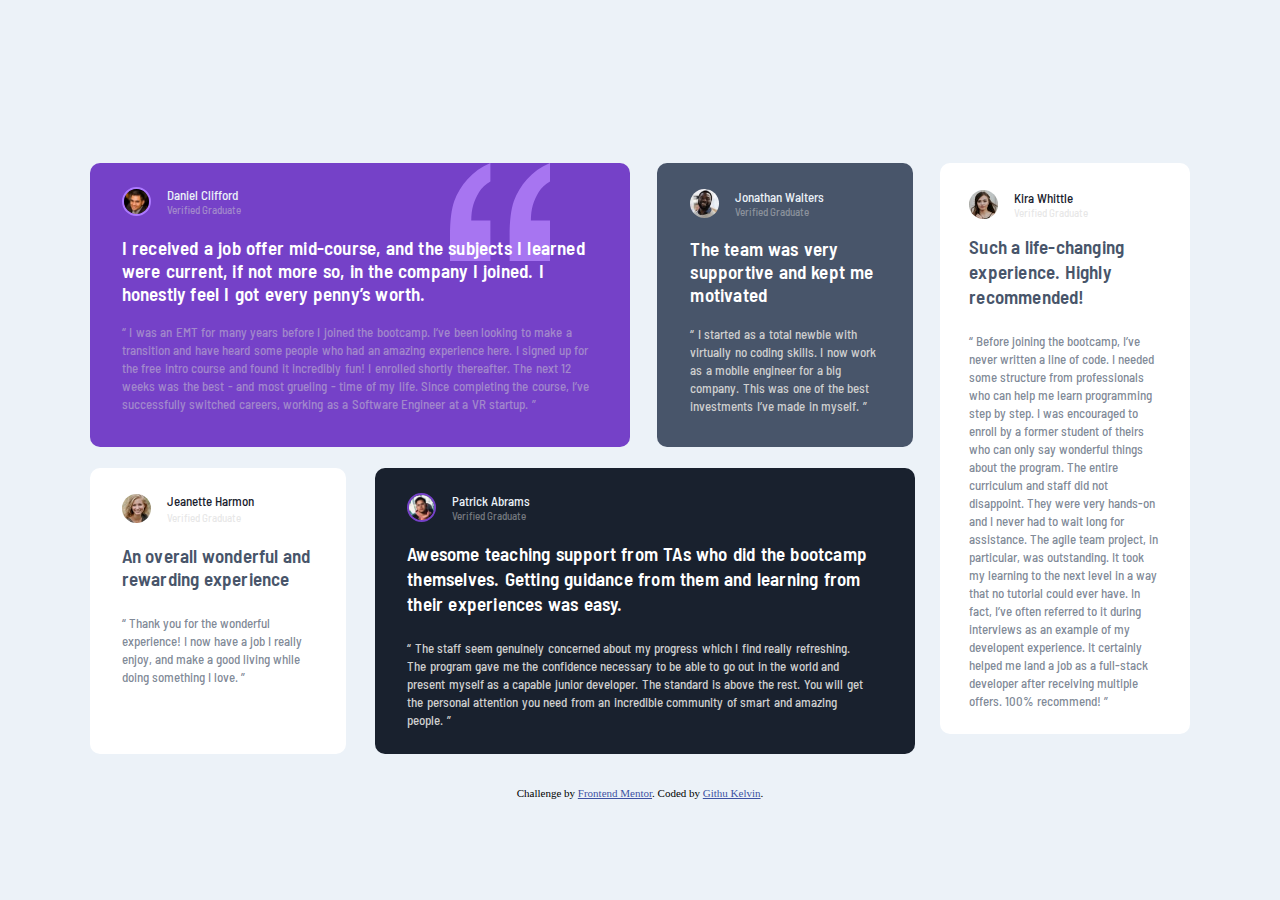
<file: index.html>
<!DOCTYPE html>
<html lang="en">
<head>
  <meta charset="UTF-8">
  <meta name="viewport" content="width=device-width, initial-scale=1.0"> <!-- displays site properly based on user's device -->

  <link rel="icon" type="image/png" sizes="32x32" href="./images/favicon-32x32.png">
  
  <title>Frontend Mentor | [Challenge Name Here]</title>


  <!-- LINK FOR CUSTOM FONTS -->
  <link rel="preload" href="./Barlow_Semi_Condensed/BarlowSemiCondensed-SemiBold.woff2" as="font" type="font/woff2" crossorigin>
  <link rel="preload" href="./Barlow_Semi_Condensed/BarlowSemiCondensed-Medium.woff2" as="font" type="font/woff2" crossorigin>
  <!-- Feel free to remove these styles or customise in your own stylesheet 👍 -->
  <!-- link to custom css -->
  <link rel="stylesheet" href="./css/main.css">
  <style>
    .attribution { font-size: 11px; text-align: center; }
    .attribution a { color: hsl(228, 45%, 44%); }
  </style>
</head> 
<body>
  <main>
    <!-- First lets start with a home container -->
    <!-- lets do some more tweaks  -->
    <div class="container">
      <!-- We add a div with name card to carry all information in the card -->
      <!-- lets do some tweaks on our  card division for the coloring lets just add the name of the graduate at every top of the card -->
        <!-- My way to approach the design i will do some tweaks the container will have two divs one with 4 cards and other with just one -->
        <!-- .cards div -->
        <div class="cards">
          <div class="left">
            <!-- Our first four divs we bring them here -->
            <!-- No the layout is now okay  -->
            <div class="top">
              <div class="card daniel">
                <img class="imaged" src="./images/bg-pattern-quotation.svg" alt="">
                <!-- We have 3 contents let see profile tittle and text -->
                <div class="profile">
                  <!-- We mave the image and profile names  and profile validate -->
                  <div class="img">
                    <!-- We add the image -->
                    <img src="./images/image-daniel.jpg" alt="image daniel">
                  </div>
                  <div class="profile__info">
                    <!-- for the profile details lets use p tags -->
                    <p  class="name">Daniel Clifford</p>
                    <p class="fade">Verified Graduate</p>
                  </div>
                </div>
                <!-- Thats the layouting of the profile dive lets see how it looks with out css .Lets do the other div-->
          
                <div class="text">
                  <!-- we have a heading and a paragraph -->
                  <h1>I received a job offer mid-course, and the subjects I learned  were current, if not more so,
                    in the company I joined. I honestly feel I got every penny’s worth.
                  </h1>
                  <p>“ I was an EMT for many years before I joined the bootcamp. I’ve been looking to make a
                    transition and have heard some people who had an amazing experience here. I signed up
                    for the free intro course and found it incredibly fun! I enrolled shortly thereafter.
                    The next 12 weeks was the best - and most grueling - time of my life. Since completing
                    the course, I’ve successfully switched careers, working as a Software Engineer at a VR startup. ”</p>
                </div>
                <!-- Using emmet shortcuts -->
          
              </div>
          
              <!-- Lets do the other card  We will just  copy the other card and paste and re edit-->
              <div class="card jonathan">
                <!-- We have 3 contents let see profile tittle and text -->
                <div class="profile">
                  <!-- We mave the image and profile names  and profile validate -->
                  <div class="img">
                    <!-- We add the image -->
                    <img src="./images/image-jonathan.jpg" alt="image jonathan">
                  </div>
                  <div class="profile__info">
                    <!-- for the profile details lets use p tags -->
                    <!-- we are editting th profile name heading and the paragraphs for all card and also the image -->
                    <p  class="name">Jonathan Walters</p>
                    <p class="fade">Verified Graduate</p>
                  </div>
                </div>
                <!-- Thats the layouting of the profile dive lets see how it looks with out css .Lets do the other div-->
          
                <div class="text">
                  <!-- we have a heading and a paragraph -->
                  <h1>The team was very supportive and kept me motivated
                  </h1>
                  <p>“ I started as a total newbie with virtually no coding skills. I now work as a mobile engineer
                    for a big company. This was one of the best investments I’ve made in myself. ”</p>
                </div>
              </div>
            </div>
            <div class="bottom">
              <div class="card jeanette">
                <!-- We have 3 contents let see profile tittle and text -->
                <div class="profile">
                  <!-- We mave the image and profile names  and profile validate -->
                  <div class="img">
                    <!-- We add the image -->
                    <img src="./images/image-jeanette.jpg" alt="image jeanette">
                  </div>
                  <div class="profile__info">
                    <!-- for the profile details lets use p tags -->
                    <!-- we are editting th profile name heading and the paragraphs for all card and also the image -->
                    <p  class="name">Jeanette Harmon</p>
                    <p class="fade">Verified Graduate</p>
                  </div>
                </div>
                <!-- Thats the layouting of the profile dive lets see how it looks with out css .Lets do the other div-->
          
                <div class="text">
                  <!-- lets ad br tags -->
                  <!-- we have a heading and a paragraph -->
                  <h1>An overall wonderful and rewarding experience
                  </h1>
                  <p>“ Thank you for the wonderful experience! I now have a job I really enjoy, and make a good living
                    while doing something I love. ”</p>
                </div>
              </div>
              <!-- Card patrick -->
              <div class="card patrick">
                <!-- We have 3 contents let see profile tittle and text -->
                <div class="profile">
                  <!-- We mave the image and profile names  and profile validate -->
                  <div class="img">
                    <!-- We add the image -->
                    <img src="./images/image-patrick.jpg" alt="image patrick">
                  </div>
                  <div class="profile__info">
                    <!-- for the profile details lets use p tags -->
                    <!-- we are editting th profile name heading and the paragraphs for all card and also the image -->
                    <p  class="name">Patrick Abrams</p>
                    <p class="fade">Verified Graduate</p>
                  </div>
                </div>
                <!-- Thats the layouting of the profile dive lets see how it looks with out css .Lets do the other div-->
          
                <div class="text">
                  <!-- we have a heading and a paragraph -->
                  <h1>Awesome teaching support from TAs who did the bootcamp themselves. Getting guidance from them and
                    learning from their experiences was easy.
                  </h1>
                  <p>“ The staff seem genuinely concerned about my progress which I find really refreshing. The program
                    gave me the confidence necessary to be able to go out in the world and present myself as a capable
                    junior developer. The standard is above the rest. You will get the personal attention you need from
                    an incredible community of smart and amazing people. ”</p>
                </div>
              </div>
          
            </div>
          
            <!-- Using emmet shortcuts -->
            <!-- We redo the same until we finish up -->
          
          </div>
          <div class="right">
            <!-- card kira -->
            <div class="card kira">
              <!-- We have 3 contents let see profile tittle and text -->
              <div class="profile">
                <!-- We mave the image and profile names  and profile validate -->
                <div class="img">
                  <!-- We add the image -->
                  <img src="./images/image-kira.jpg" alt="image kira">
                </div>
                <div class="profile__info">
                  <!-- for the profile details lets use p tags -->
                  <!-- we are editting th profile name heading and the paragraphs for all card and also the image -->
                  <p class="name">Kira Whittle</p>
                  <p class="fade">Verified Graduate</p>
                </div>
              </div>
              <!-- Thats the layouting of the profile dive lets see how it looks with out css .Lets do the other div-->
          
              <div class="text">
                <!-- we have a heading and a paragraph -->
                <h1>Such a life-changing experience. Highly recommended!
                </h1>
                <p>“ Before joining the bootcamp, I’ve never written a line of code. I needed some structure from
                  professionals who can help me learn programming step by step. I was encouraged to enroll by a former
                  student of theirs who can only say wonderful things about the program. The entire curriculum and staff
                  did not disappoint. They were very hands-on and I never had to wait long for assistance. The agile team
                  project, in particular, was outstanding. It took my learning to the next level in a way that no tutorial
                  could ever have. In fact, I’ve often referred to it during interviews as an example of my developent
                  experience. It certainly helped me land a job as a full-stack developer after receiving multiple offers.
                  100% recommend! ”</p>
              </div>
            </div>
          </div>
        </div>
      


     
    </div>

    <!-- I did a fast forward on copy and pasting the division layouting and editing some tof the details. -->
    <!-- We have finished the layouting lets see it without the css -->
    <!-- for visibility lets assign colors  to  the cards according to their names -->
  </main>
  
  




  
  

  



 

  

  

  



  


  

  
  
<footer>
    <div class="attribution">
      Challenge by <a href="https://www.frontendmentor.io?ref=challenge" target="_blank">Frontend Mentor</a>.
      Coded by <a href="#">Githu Kelvin</a>.
    </div>
</footer>
</body>
</html>
</file>
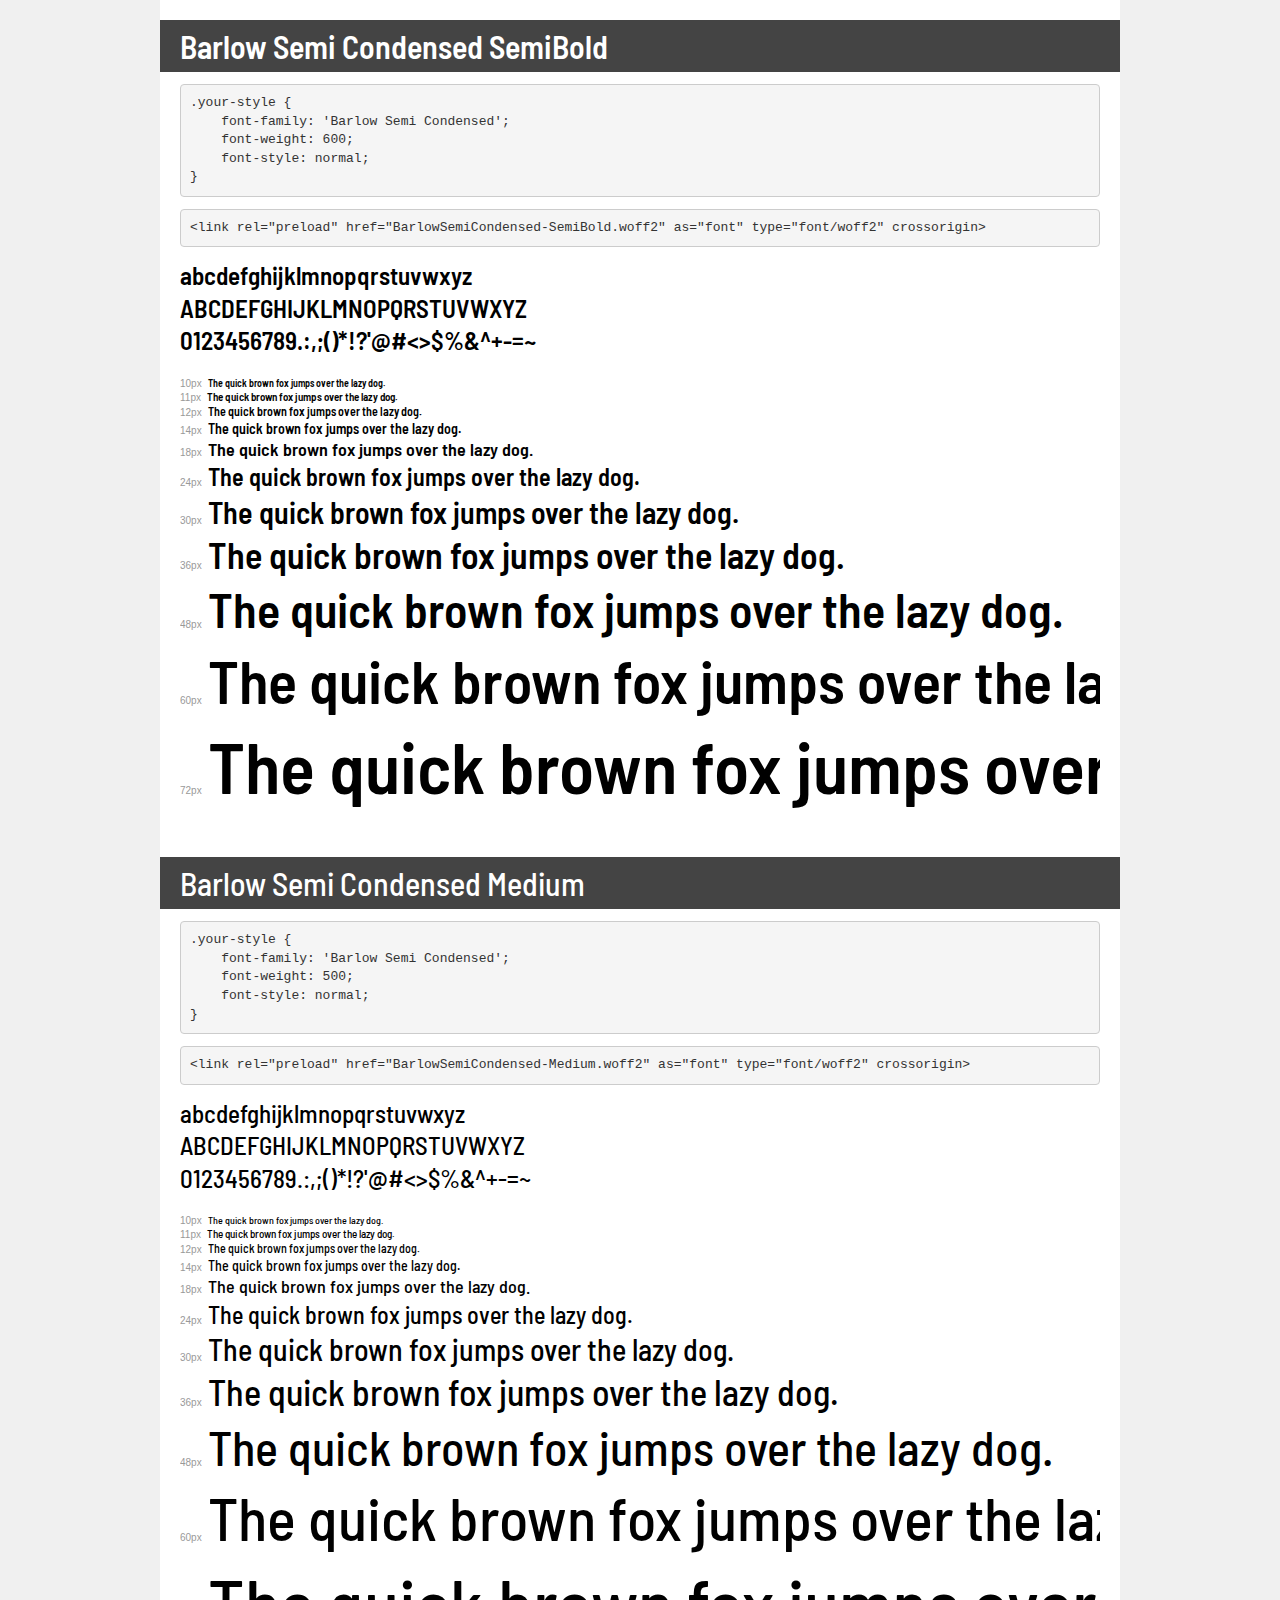
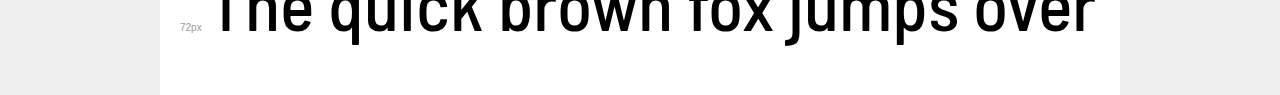
<file: Barlow_Semi_Condensed/demo.html>
<!DOCTYPE html>
<html lang="en">
<head>
    <meta charset="utf-8">
    <meta http-equiv="X-UA-Compatible" content="IE=edge">
    <meta name="viewport" content="width=device-width, initial-scale=1">
    <meta name="robots" content="noindex, noarchive">
    <meta name="format-detection" content="telephone=no">
    <title>Transfonter demo</title>
    <link href="stylesheet.css" rel="stylesheet">
    <style>
        /*
        http://meyerweb.com/eric/tools/css/reset/
        v2.0 | 20110126
        License: none (public domain)
        */
        html, body, div, span, applet, object, iframe,
        h1, h2, h3, h4, h5, h6, p, blockquote, pre,
        a, abbr, acronym, address, big, cite, code,
        del, dfn, em, img, ins, kbd, q, s, samp,
        small, strike, strong, sub, sup, tt, var,
        b, u, i, center,
        dl, dt, dd, ol, ul, li,
        fieldset, form, label, legend,
        table, caption, tbody, tfoot, thead, tr, th, td,
        article, aside, canvas, details, embed,
        figure, figcaption, footer, header, hgroup,
        menu, nav, output, ruby, section, summary,
        time, mark, audio, video {
            margin: 0;
            padding: 0;
            border: 0;
            font-size: 100%;
            font: inherit;
            vertical-align: baseline;
        }
        /* HTML5 display-role reset for older browsers */
        article, aside, details, figcaption, figure,
        footer, header, hgroup, menu, nav, section {
            display: block;
        }
        body {
            line-height: 1;
        }
        ol, ul {
            list-style: none;
        }
        blockquote, q {
            quotes: none;
        }
        blockquote:before, blockquote:after,
        q:before, q:after {
            content: '';
            content: none;
        }
        table {
            border-collapse: collapse;
            border-spacing: 0;
        }
        /* demo styles */
        body {
            background: #f0f0f0;
            color: #000;
        }
        .page {
            background: #fff;
            width: 920px;
            margin: 0 auto;
            padding: 20px 20px 0 20px;
            overflow: hidden;
        }
        .font-container {
            overflow-x: auto;
            overflow-y: hidden;
            margin-bottom: 40px;
            line-height: 1.3;
            white-space: nowrap;
            padding-bottom: 5px;
        }
        h1 {
            position: relative;
            background: #444;
            font-size: 32px;
            color: #fff;
            padding: 10px 20px;
            margin: 0 -20px 12px -20px;
        }
        .letters {
            font-size: 25px;
            margin-bottom: 20px;
        }
        .s10:before {
            content: '10px';
        }
        .s11:before {
            content: '11px';
        }
        .s12:before {
            content: '12px';
        }
        .s14:before {
            content: '14px';
        }
        .s18:before {
            content: '18px';
        }
        .s24:before {
            content: '24px';
        }
        .s30:before {
            content: '30px';
        }
        .s36:before {
            content: '36px';
        }
        .s48:before {
            content: '48px';
        }
        .s60:before {
            content: '60px';
        }
        .s72:before {
            content: '72px';
        }
        .s10:before, .s11:before, .s12:before, .s14:before,
        .s18:before, .s24:before, .s30:before, .s36:before,
        .s48:before, .s60:before, .s72:before {
            font-family: Arial, sans-serif;
            font-size: 10px;
            font-weight: normal;
            font-style: normal;
            color: #999;
            padding-right: 6px;
        }
        pre {
            display: block;
            padding: 9px;
            margin: 0 0 12px;
            font-family: Monaco, Menlo, Consolas, "Courier New", monospace;
            font-size: 13px;
            line-height: 1.428571429;
            color: #333;
            font-weight: normal;
            font-style: normal;
            background-color: #f5f5f5;
            border: 1px solid #ccc;
            overflow-x: auto;
            border-radius: 4px;
        }
        /* responsive */
        @media (max-width: 959px) {
            .page {
                width: auto;
                margin: 0;
            }
        }
    </style>
</head>
<body>
<div class="page">
    <div class="demo">
        <h1 style="font-family: 'Barlow Semi Condensed'; font-weight: 600; font-style: normal;">Barlow Semi Condensed SemiBold</h1>
        <pre title="Usage">.your-style {
    font-family: 'Barlow Semi Condensed';
    font-weight: 600;
    font-style: normal;
}</pre>
        <pre title="Preload (optional)">
&lt;link rel=&quot;preload&quot; href=&quot;BarlowSemiCondensed-SemiBold.woff2&quot; as=&quot;font&quot; type=&quot;font/woff2&quot; crossorigin&gt;</pre>
        <div class="font-container" style="font-family: 'Barlow Semi Condensed'; font-weight: 600; font-style: normal;">
            <p class="letters">
                abcdefghijklmnopqrstuvwxyz<br>
ABCDEFGHIJKLMNOPQRSTUVWXYZ<br>
                0123456789.:,;()*!?'@#&lt;&gt;$%&^+-=~
            </p>
            <p class="s10" style="font-size: 10px;">The quick brown fox jumps over the lazy dog.</p>
            <p class="s11" style="font-size: 11px;">The quick brown fox jumps over the lazy dog.</p>
            <p class="s12" style="font-size: 12px;">The quick brown fox jumps over the lazy dog.</p>
            <p class="s14" style="font-size: 14px;">The quick brown fox jumps over the lazy dog.</p>
            <p class="s18" style="font-size: 18px;">The quick brown fox jumps over the lazy dog.</p>
            <p class="s24" style="font-size: 24px;">The quick brown fox jumps over the lazy dog.</p>
            <p class="s30" style="font-size: 30px;">The quick brown fox jumps over the lazy dog.</p>
            <p class="s36" style="font-size: 36px;">The quick brown fox jumps over the lazy dog.</p>
            <p class="s48" style="font-size: 48px;">The quick brown fox jumps over the lazy dog.</p>
            <p class="s60" style="font-size: 60px;">The quick brown fox jumps over the lazy dog.</p>
            <p class="s72" style="font-size: 72px;">The quick brown fox jumps over the lazy dog.</p>
        </div>
    </div>

    <div class="demo">
        <h1 style="font-family: 'Barlow Semi Condensed'; font-weight: 500; font-style: normal;">Barlow Semi Condensed Medium</h1>
        <pre title="Usage">.your-style {
    font-family: 'Barlow Semi Condensed';
    font-weight: 500;
    font-style: normal;
}</pre>
        <pre title="Preload (optional)">
&lt;link rel=&quot;preload&quot; href=&quot;BarlowSemiCondensed-Medium.woff2&quot; as=&quot;font&quot; type=&quot;font/woff2&quot; crossorigin&gt;</pre>
        <div class="font-container" style="font-family: 'Barlow Semi Condensed'; font-weight: 500; font-style: normal;">
            <p class="letters">
                abcdefghijklmnopqrstuvwxyz<br>
ABCDEFGHIJKLMNOPQRSTUVWXYZ<br>
                0123456789.:,;()*!?'@#&lt;&gt;$%&^+-=~
            </p>
            <p class="s10" style="font-size: 10px;">The quick brown fox jumps over the lazy dog.</p>
            <p class="s11" style="font-size: 11px;">The quick brown fox jumps over the lazy dog.</p>
            <p class="s12" style="font-size: 12px;">The quick brown fox jumps over the lazy dog.</p>
            <p class="s14" style="font-size: 14px;">The quick brown fox jumps over the lazy dog.</p>
            <p class="s18" style="font-size: 18px;">The quick brown fox jumps over the lazy dog.</p>
            <p class="s24" style="font-size: 24px;">The quick brown fox jumps over the lazy dog.</p>
            <p class="s30" style="font-size: 30px;">The quick brown fox jumps over the lazy dog.</p>
            <p class="s36" style="font-size: 36px;">The quick brown fox jumps over the lazy dog.</p>
            <p class="s48" style="font-size: 48px;">The quick brown fox jumps over the lazy dog.</p>
            <p class="s60" style="font-size: 60px;">The quick brown fox jumps over the lazy dog.</p>
            <p class="s72" style="font-size: 72px;">The quick brown fox jumps over the lazy dog.</p>
        </div>
    </div>

</div>
</body>
</html>
</file>
<file: css/main.css>
* {
  margin: 0;
  padding: 0;
  box-sizing: border-box;
}

body {
  background: hsl(210, 46%, 95%);
}

main {
  width: 100%;
}
@media screen and (max-width: 500px) {
  main {
    height: 100%;
  }
}

.container {
  max-width: min(100%, 1400px);
  margin-inline: auto;
  width: 80%;
}
@media screen and (max-width: 1300px) {
  .container {
    width: 86%;
  }
}
@media screen and (max-width: 1200px) {
  .container {
    width: 92%;
  }
}
@media screen and (max-width: 1100px) {
  .container {
    width: 100%;
  }
}
@media screen and (max-width: 1000px) {
  .container {
    width: 100%;
  }
}
@media screen and (max-width: 500px) {
  .container {
    width: 95%;
  }
}

h1, h2, h3, h4, h5, h6, p {
  margin: 0;
  margin-block-end: 0;
  margin-block-start: 0;
  margin-inline-start: 0;
}

@font-face {
  font-family: "semibold";
  src: url("../Barlow_Semi_Condensed/BarlowSemiCondensed-SemiBold.woff2") format("woff2"), url("../Barlow_Semi_Condensed/BarlowSemiCondensed-SemiBold.woff") format("woff");
  font-weight: 600;
  font-style: normal;
  font-display: swap;
}
@font-face {
  font-family: "medium";
  src: url("../Barlow_Semi_Condensed/BarlowSemiCondensed-Medium.woff2") format("woff2"), url("../Barlow_Semi_Condensed/BarlowSemiCondensed-Medium.woff") format("woff");
  font-weight: 500;
  font-style: normal;
  font-display: swap;
}
.cards {
  display: grid;
  grid-template-columns: 1fr 250px;
  margin-top: 10.2em;
}
@media screen and (max-width: 500px) {
  .cards {
    grid-template-columns: 1fr;
    margin-top: 4.5em;
    gap: 1.5em;
    margin-inline: auto;
  }
}
.cards .left {
  display: grid;
  gap: 1.3em;
  width: 600px;
}
@media screen and (max-width: 500px) {
  .cards .left {
    width: 100%;
  }
}
.cards .left .top {
  display: grid;
  grid-template-columns: 1.1fr 0.5fr;
  gap: 2.5em;
  height: fit-content;
}
@media screen and (max-width: 500px) {
  .cards .left .top {
    grid-template-columns: 1fr;
    width: 100%;
    gap: 1.5em;
    margin-inline: auto;
  }
}
.cards .left .top .card .text p {
  margin-top: 0.2em;
}
.cards .left .bottom {
  display: grid;
  grid-template-columns: 0.5fr 1.1fr;
  gap: 3em;
  height: fit-content;
}
@media screen and (max-width: 500px) {
  .cards .left .bottom {
    grid-template-columns: 1fr;
    width: 100%;
    gap: 1.5em;
  }
}
.cards .left .bottom .card .text h1 {
  padding-top: 0.2em;
}
.cards .right {
  display: grid;
  grid-template-rows: 1fr;
}
.cards .card {
  display: flex;
  flex-direction: column;
  gap: 1em;
  border-radius: 10px;
  position: relative;
}
@media screen and (max-width: 500px) {
  .cards .card {
    width: 91%;
    margin-inline: auto;
    padding-bottom: 1.9em;
  }
}
.cards .card .imaged {
  position: absolute;
  top: 0;
  right: 80px;
  width: 100px;
  object-fit: contain;
}
@media screen and (max-width: 500px) {
  .cards .card .imaged {
    right: 20px;
    width: 105px;
  }
}
.cards .card .profile {
  display: flex;
  flex-direction: row;
  gap: 1em;
  align-items: center;
  margin-top: -13px;
}
.cards .card .profile .img {
  width: 29px;
  height: 29px;
}
.cards .card .profile .img img {
  width: 100%;
  object-fit: contain;
  border-radius: 50%;
}
.cards .card .profile .profile__info .name {
  color: hsl(210, 46%, 95%);
  font-family: "medium";
  font-size: 0.8em;
  font-weight: 500;
}
.cards .card .profile .profile__info .fade {
  font-family: "medium";
  color: rgba(207, 207, 207, 0.5);
  font-size: 0.7em;
  font-weight: 400;
}
.cards .card .text {
  display: flex;
  flex-direction: column;
  gap: 1em;
  width: 100%;
  position: relative;
  z-index: 2;
}
.cards .card .text h1 {
  font-family: "semibold";
  font-size: 1.2em;
  color: hsl(0, 0%, 100%);
  width: 100%;
  letter-spacing: 0.2px;
}
.cards .card .text p {
  font-family: "medium";
  font-size: 0.8em;
}

.daniel {
  background: hsl(263, 55%, 52%);
  padding: 2.3em 2em 0em;
  width: 540px;
}
@media screen and (max-width: 500px) {
  .daniel {
    width: 100%;
    padding: 2.3em 1em 0em 2em;
  }
}
.daniel .text h1 {
  padding-top: 0.2em;
  width: fit-content;
  word-spacing: 1px;
}
@media screen and (max-width: 500px) {
  .daniel .text h1 {
    padding-right: 0.7em;
    padding-top: 0.33em;
    word-spacing: 1px;
    text-align: left;
  }
}
.daniel .text p {
  margin-top: -0.1em;
  word-spacing: 0.5px;
  color: rgba(207, 207, 207, 0.5);
}
@media screen and (max-width: 500px) {
  .daniel .text p {
    padding: 0em 2em 0em 0em;
  }
}
.daniel .profile .img {
  border: 2px solid hsl(263, 100%, 73.65%);
  border-radius: 50%;
}

.jonathan {
  background: hsl(217, 19%, 35%);
  padding: 2.4em 2.1em 2em;
  width: 256px;
  margin-left: -0.8em;
}
@media screen and (max-width: 500px) {
  .jonathan {
    margin-left: 0;
  }
}
.jonathan .text h1 {
  padding-top: 0.2em;
  word-spacing: 0.9px;
}
@media screen and (max-width: 500px) {
  .jonathan .text h1 {
    word-spacing: 0.3px;
  }
}
.jonathan .text p {
  word-spacing: 0.5px;
  margin-top: -0.24em;
  color: #cfcfcf;
}
@media screen and (max-width: 500px) {
  .jonathan .text p {
    width: 105%;
    margin-left: -0.4em;
  }
}

.patrick {
  background: hsl(217, 30%, 14%);
  margin-left: -1.15em;
  padding: 2.4em 2em 1.6em;
  width: 540px;
  height: fit-content;
}
@media screen and (max-width: 500px) {
  .patrick {
    width: 100%;
    margin-left: 0;
    padding: 2.4em 2em 3em;
  }
}
.patrick .profile .img {
  border: 2px solid hsl(263, 55%, 52%);
  border-radius: 50%;
}
.patrick .text h1 {
  word-spacing: 1px;
  line-height: 1.3;
  padding-bottom: 0.3em;
}
@media screen and (max-width: 500px) {
  .patrick .text h1 {
    line-height: 1.2;
    padding-bottom: 0.06em;
  }
}
.patrick .text p {
  width: 97%;
  word-spacing: 0.5px;
  color: #cfcfcf;
}

.jeanette {
  width: 256px;
  padding: 2.3em 2em 0em;
  background: #000;
}
.jeanette h1 {
  width: 90%;
  margin-top: -0.05em;
  line-height: 1.2;
  letter-spacing: 0px;
  padding-bottom: 0.37em;
}
@media screen and (max-width: 500px) {
  .jeanette h1 {
    padding-bottom: 0.1em;
  }
}

.kira {
  padding: 2.5em 1.8em 1.5em;
}

.jeanette,
.cards .card .text p, .kira .text p {
  line-height: 1.41;
}

.kira {
  background: hsl(0, 0%, 100%);
  height: fit-content;
}
.kira .text {
  width: 100%;
}
.kira .text h1 {
  padding-bottom: 0.3em;
  line-height: 1.3;
}
@media screen and (max-width: 500px) {
  .kira .text h1 {
    line-height: 1.4;
    padding-bottom: 0em;
  }
}
.kira .text p {
  width: 100%;
  line-height: 0;
  font-size: 0.5em;
}

.cards .jeanette,
.cards .kira {
  background: hsl(0, 0%, 100%);
}
.cards .jeanette .profile .profile__info .name,
.cards .kira .profile .profile__info .name {
  color: hsl(217, 30%, 14%);
}
.cards .jeanette .text h1,
.cards .kira .text h1 {
  color: hsl(217, 19%, 35%);
}
.cards .jeanette .text p,
.cards .kira .text p {
  color: rgba(72, 85, 106, 0.7);
}

.attribution {
  margin-top: 3em;
}/*# sourceMappingURL=main.css.map */
</file>
<file: Barlow_Semi_Condensed/stylesheet.css>
@font-face {
    font-family: 'Barlow Semi Condensed';
    src: url('BarlowSemiCondensed-SemiBold.woff2') format('woff2'),
        url('BarlowSemiCondensed-SemiBold.woff') format('woff');
    font-weight: 600;
    font-style: normal;
    font-display: swap;
}

@font-face {
    font-family: 'Barlow Semi Condensed';
    src: url('BarlowSemiCondensed-Medium.woff2') format('woff2'),
        url('BarlowSemiCondensed-Medium.woff') format('woff');
    font-weight: 500;
    font-style: normal;
    font-display: swap;
}
</file>
